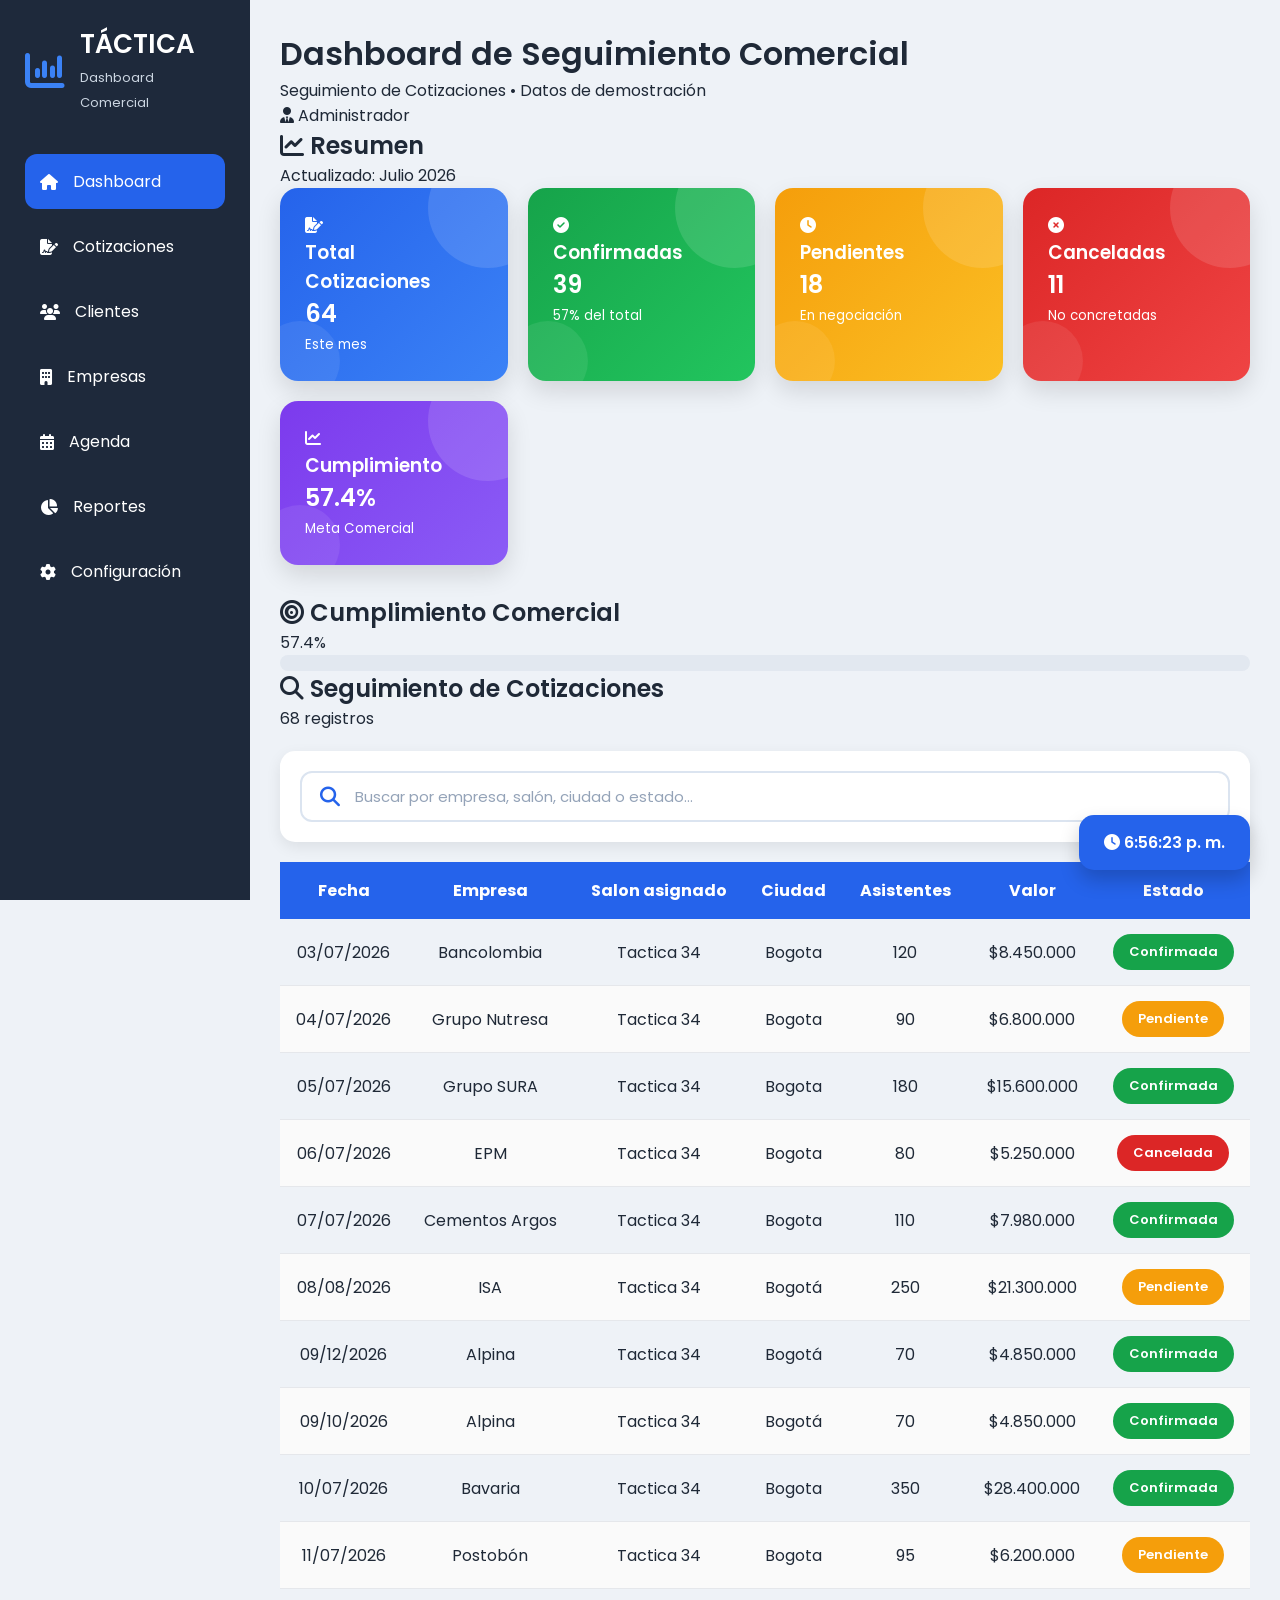
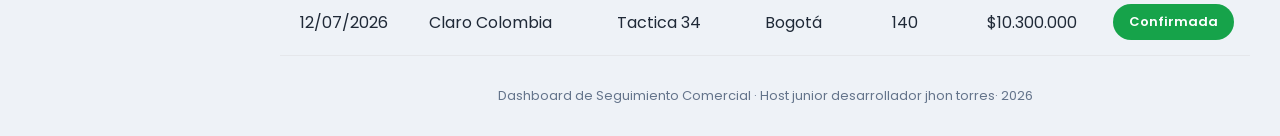
<file: index.html>
<!DOCTYPE html>
<html lang="es">

<head>

<meta charset="UTF-8">
<meta name="viewport" content="width=device-width, initial-scale=1.0">

<title>Dashboard Seguimiento de Cotizaciones</title>

<link rel="stylesheet" href="style.css">

<link rel="preconnect" href="https://fonts.googleapis.com">
<link rel="preconnect" href="https://fonts.gstatic.com" crossorigin>

<link href="https://fonts.googleapis.com/css2?family=Poppins:wght@300;400;500;600;700&display=swap" rel="stylesheet">

<link rel="stylesheet"
href="https://cdnjs.cloudflare.com/ajax/libs/font-awesome/6.7.2/css/all.min.css">

</head>

<body>

<!-- ===========================
MENU LATERAL
============================ -->

<div class="sidebar">

    <div class="logo">

        <i class="fa-solid fa-chart-column"></i>

        <div>

            <h2>TÁCTICA</h2>

            <span>Dashboard Comercial</span>

        </div>

    </div>

    <ul>

        <li class="active">
            <i class="fa-solid fa-house"></i>
            Dashboard
        </li>

        <li>
            <i class="fa-solid fa-file-signature"></i>
            Cotizaciones
        </li>

        <li>
            <i class="fa-solid fa-users"></i>
            Clientes
        </li>

        <li>
            <i class="fa-solid fa-building"></i>
            Empresas
        </li>

        <li>
            <i class="fa-solid fa-calendar-days"></i>
            Agenda
        </li>

        <li>
            <i class="fa-solid fa-chart-pie"></i>
            Reportes
        </li>

        <li>
            <i class="fa-solid fa-gear"></i>
            Configuración
        </li>

    </ul>

</div>

<!-- ===========================
CONTENIDO
============================ -->

<div class="main">

<header>

<div>

<h1>

Dashboard de Seguimiento Comercial

</h1>

<p>

Seguimiento de Cotizaciones • Datos de demostración

</p>

</div>

<div class="perfil">

<i class="fa-solid fa-user-tie"></i>

Administrador

</div>

</header>

<!-- ===========================
RESUMEN
============================ -->

<section class="panel">

<div class="panel-header">

<h2>

<i class="fa-solid fa-chart-line"></i>

Resumen 

</h2>

<span>

Actualizado: Julio 2026

</span>

</div>

<!-- ===========================
KPIs
============================ -->

<div class="cards">

    <div class="card azul">

        <i class="fa-solid fa-file-signature"></i>

        <h3>Total Cotizaciones</h3>

        <h1 id="kpiTotal">68</h1>

        <small>Este mes</small>

    </div>

    <div class="card verde">

        <i class="fa-solid fa-circle-check"></i>

        <h3>Confirmadas</h3>

        <h1 id="kpiConfirmadas">39</h1>

        <small>57% del total</small>

    </div>

    <div class="card naranja">

        <i class="fa-solid fa-clock"></i>

        <h3>Pendientes</h3>

        <h1 id="kpiPendientes">18</h1>

        <small>En negociación</small>

    </div>

    <div class="card rojo">

        <i class="fa-solid fa-circle-xmark"></i>

        <h3>Canceladas</h3>

        <h1 id="kpiCanceladas">11</h1>

        <small>No concretadas</small>

    </div>

    <div class="card morado">

        <i class="fa-solid fa-chart-line"></i>

        <h3>Cumplimiento</h3>

        <h1 id="kpiCumplimiento">57%</h1>

        <small>Meta Comercial</small>

    </div>

</div>

<!-- ===========================
BARRA DE CUMPLIMIENTO
============================ -->

<div class="panel">

    <div class="panel-header">

        <h2>

            <i class="fa-solid fa-bullseye"></i>

            Cumplimiento Comercial

        </h2>

        <span id="porcentajeCumplimiento">

            57%

        </span>

    </div>

    <div class="barra">

        <div class="barra-progreso" id="barraCumplimiento"></div>

    </div>


</div>

<!-- ===========================
BUSCADOR
=========================== -->

<div class="panel">

    <div class="panel-header">

        <h2>
            <i class="fa-solid fa-magnifying-glass"></i>
            Seguimiento de Cotizaciones
        </h2>

        <span id="contador">
            68 registros
        </span>

    </div>

    <div class="busqueda">

        <div class="contenedorBusqueda">

            <i class="fa-solid fa-search"></i>

            <input
                type="text"
                id="buscar"
                placeholder="Buscar por empresa, salón, ciudad o estado...">

        </div>

    </div>

    <!-- ===========================
    TABLA
    =========================== -->

    <div class="tabla-responsive">

        <table id="tabla">

<!-- ===========================
TABLA DE COTIZACIONES
=========================== -->

<div class="tabla-responsive">

<table id="tabla">

<thead>

<tr>

<th>Fecha</th>

<th>Empresa</th>

<th>Salon asignado</th>

<th>Ciudad</th>

<th>Asistentes</th>

<th>Valor</th>

<th>Estado</th>

</tr>

</thead>

<tbody id="tbody">

<tr>

<td>03/07/2026</td>
<td>Bancolombia</td>
<td>Tactica 34 </td>
<td>Bogota</td>
<td>120</td>
<td>$8.450.000</td>
<td><span class="estado confirmada">Confirmada</span></td>

</tr>

<tr>

<td>04/07/2026</td>
<td>Grupo Nutresa</td>
<td>Tactica 34 </td>
<td>Bogota</td>
<td>90</td>
<td>$6.800.000</td>
<td><span class="estado pendiente">Pendiente</span></td>

</tr>

<tr>

<td>05/07/2026</td>
<td>Grupo SURA</td>
<td>Tactica 34 </td>
<td>Bogota</td>
<td>180</td>
<td>$15.600.000</td>
<td><span class="estado confirmada">Confirmada</span></td>

</tr>

<tr>

<td>06/07/2026</td>
<td>EPM</td>
<td>Tactica 34 </td>
<td>Bogota</td>
<td>80</td>
<td>$5.250.000</td>
<td><span class="estado cancelada">Cancelada</span></td>

</tr>

<tr>

<td>07/07/2026</td>
<td>Cementos Argos</td>
<td>Tactica 34 </td>
<td>Bogota</td>
<td>110</td>
<td>$7.980.000</td>
<td><span class="estado confirmada">Confirmada</span></td>

</tr>

<tr>

<td>08/08/2026</td>
<td>ISA</td>
<td>Tactica 34 </td>
<td>Bogotá</td>
<td>250</td>
<td>$21.300.000</td>
<td><span class="estado pendiente">Pendiente</span></td>

</tr>

<tr>

<td>09/12/2026</td>
<td>Alpina</td>
<td>Tactica 34 </td>
<td>Bogotá</td>
<td>70</td>
<td>$4.850.000</td>
<td><span class="estado confirmada">Confirmada</span></td>

</tr>

<tr>

<td>09/10/2026</td>
<td>Alpina</td>
<td>Tactica 34 </td>
<td>Bogotá</td>
<td>70</td>
<td>$4.850.000</td>
<td><span class="estado confirmada">Confirmada</span></td>

</tr>

<tr>

<td>10/07/2026</td>
<td>Bavaria</td>
<td>Tactica 34 </td>
<td>Bogota</td>
<td>350</td>
<td>$28.400.000</td>
<td><span class="estado confirmada">Confirmada</span></td>

</tr>

<tr>

<td>11/07/2026</td>
<td>Postobón</td>
<td>Tactica 34 </td>
<td>Bogota</td>
<td>95</td>
<td>$6.200.000</td>
<td><span class="estado pendiente">Pendiente</span></td>

</tr>

<tr>

<td>12/07/2026</td>
<td>Claro Colombia</td>
<td>Tactica 34 </td>
<td>Bogotá</td>
<td>140</td>
<td>$10.300.000</td>
<td><span class="estado confirmada">Confirmada</span></td>

</tr>

</tbody>

</table>

</div>

</section>

<footer class="footer">

<p>

Dashboard de Seguimiento Comercial · Host junior desarrollador jhon torres· 2026

</p>

</footer>

</div>

<script src="app.js"></script>

</body>

</html>
</file>
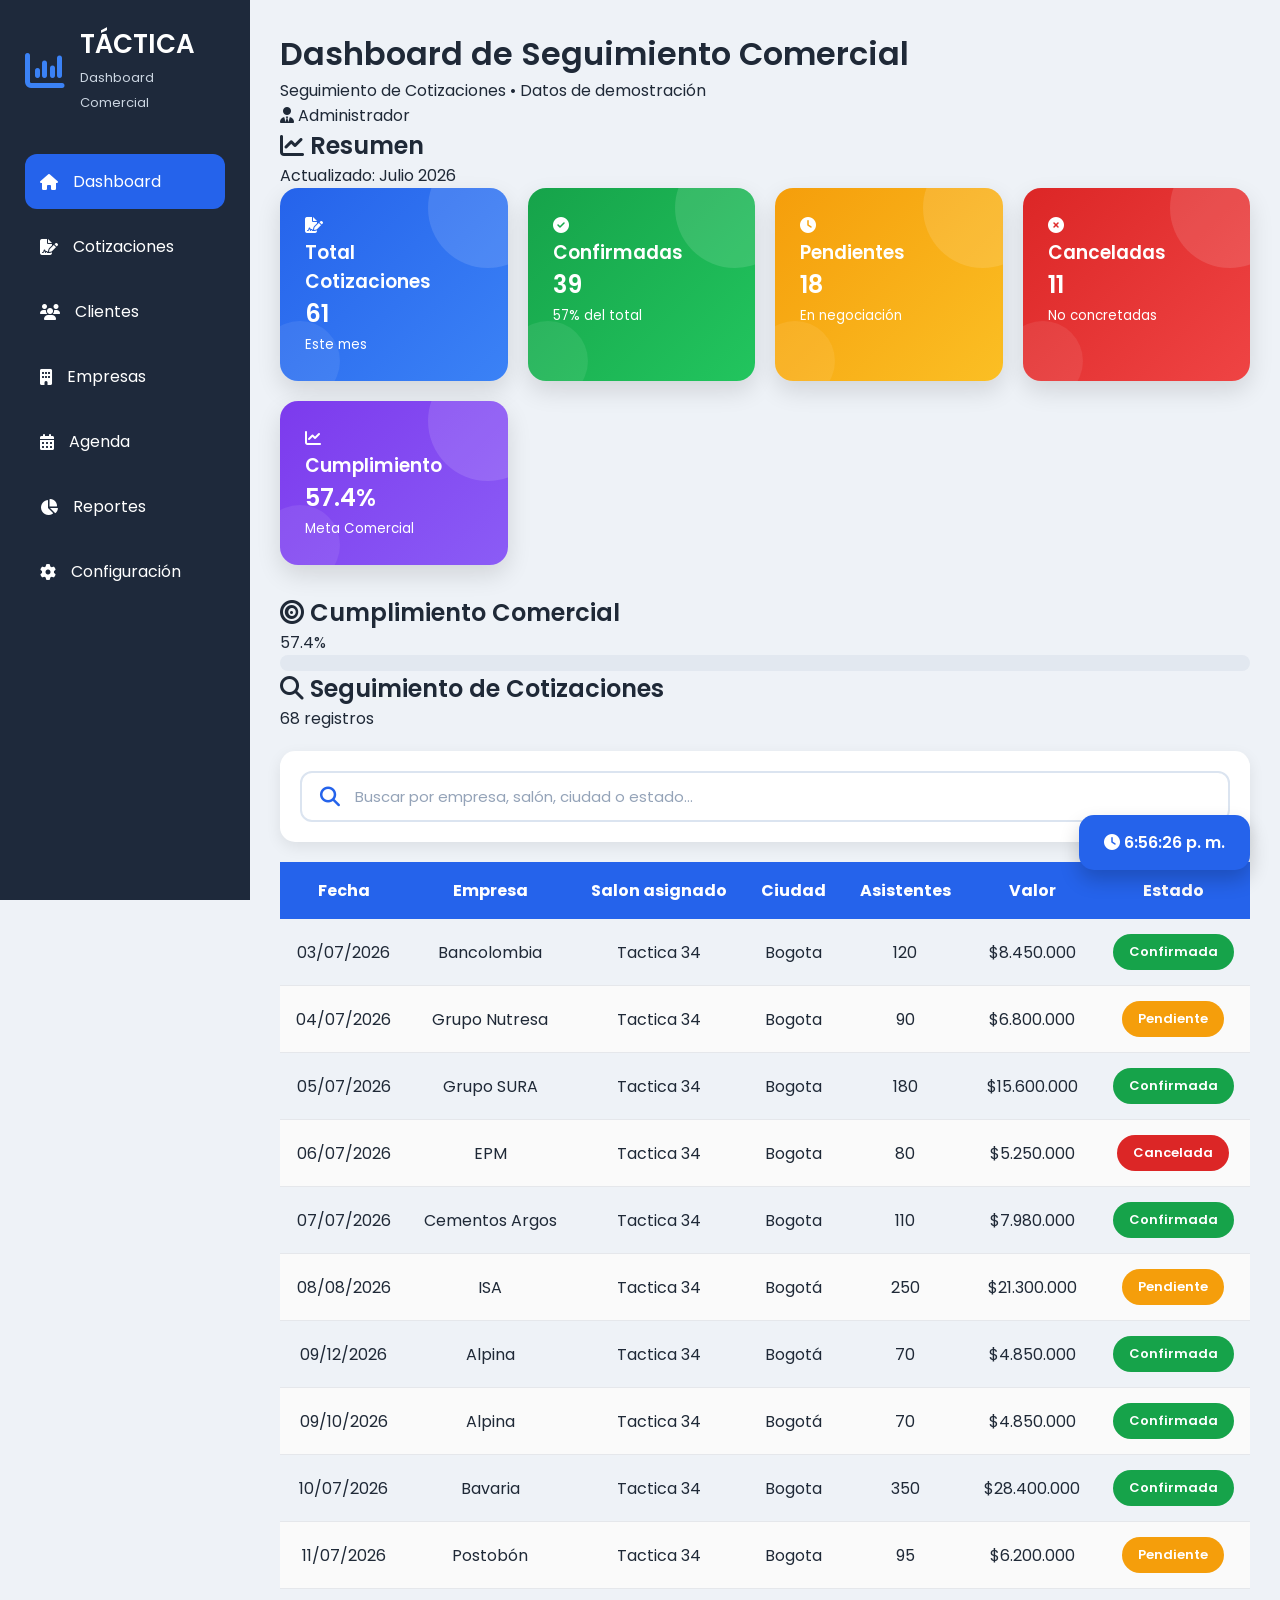
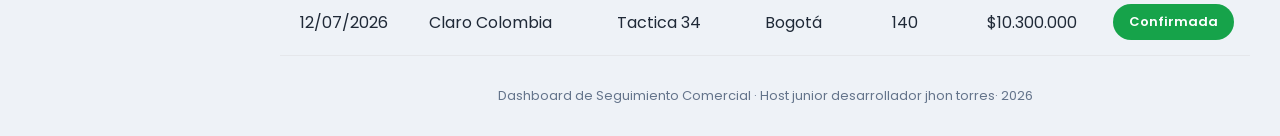
<file: index.html.html>
<!DOCTYPE html>
<html lang="es">

<head>

<meta charset="UTF-8">
<meta name="viewport" content="width=device-width, initial-scale=1.0">

<title>Dashboard Seguimiento de Cotizaciones</title>

<link rel="stylesheet" href="style.css">

<link rel="preconnect" href="https://fonts.googleapis.com">
<link rel="preconnect" href="https://fonts.gstatic.com" crossorigin>

<link href="https://fonts.googleapis.com/css2?family=Poppins:wght@300;400;500;600;700&display=swap" rel="stylesheet">

<link rel="stylesheet"
href="https://cdnjs.cloudflare.com/ajax/libs/font-awesome/6.7.2/css/all.min.css">

</head>

<body>

<!-- ===========================
MENU LATERAL
============================ -->

<div class="sidebar">

    <div class="logo">

        <i class="fa-solid fa-chart-column"></i>

        <div>

            <h2>TÁCTICA</h2>

            <span>Dashboard Comercial</span>

        </div>

    </div>

    <ul>

        <li class="active">
            <i class="fa-solid fa-house"></i>
            Dashboard
        </li>

        <li>
            <i class="fa-solid fa-file-signature"></i>
            Cotizaciones
        </li>

        <li>
            <i class="fa-solid fa-users"></i>
            Clientes
        </li>

        <li>
            <i class="fa-solid fa-building"></i>
            Empresas
        </li>

        <li>
            <i class="fa-solid fa-calendar-days"></i>
            Agenda
        </li>

        <li>
            <i class="fa-solid fa-chart-pie"></i>
            Reportes
        </li>

        <li>
            <i class="fa-solid fa-gear"></i>
            Configuración
        </li>

    </ul>

</div>

<!-- ===========================
CONTENIDO
============================ -->

<div class="main">

<header>

<div>

<h1>

Dashboard de Seguimiento Comercial

</h1>

<p>

Seguimiento de Cotizaciones • Datos de demostración

</p>

</div>

<div class="perfil">

<i class="fa-solid fa-user-tie"></i>

Administrador

</div>

</header>

<!-- ===========================
RESUMEN
============================ -->

<section class="panel">

<div class="panel-header">

<h2>

<i class="fa-solid fa-chart-line"></i>

Resumen 

</h2>

<span>

Actualizado: Julio 2026

</span>

</div>

<!-- ===========================
KPIs
============================ -->

<div class="cards">

    <div class="card azul">

        <i class="fa-solid fa-file-signature"></i>

        <h3>Total Cotizaciones</h3>

        <h1 id="kpiTotal">68</h1>

        <small>Este mes</small>

    </div>

    <div class="card verde">

        <i class="fa-solid fa-circle-check"></i>

        <h3>Confirmadas</h3>

        <h1 id="kpiConfirmadas">39</h1>

        <small>57% del total</small>

    </div>

    <div class="card naranja">

        <i class="fa-solid fa-clock"></i>

        <h3>Pendientes</h3>

        <h1 id="kpiPendientes">18</h1>

        <small>En negociación</small>

    </div>

    <div class="card rojo">

        <i class="fa-solid fa-circle-xmark"></i>

        <h3>Canceladas</h3>

        <h1 id="kpiCanceladas">11</h1>

        <small>No concretadas</small>

    </div>

    <div class="card morado">

        <i class="fa-solid fa-chart-line"></i>

        <h3>Cumplimiento</h3>

        <h1 id="kpiCumplimiento">57%</h1>

        <small>Meta Comercial</small>

    </div>

</div>

<!-- ===========================
BARRA DE CUMPLIMIENTO
============================ -->

<div class="panel">

    <div class="panel-header">

        <h2>

            <i class="fa-solid fa-bullseye"></i>

            Cumplimiento Comercial

        </h2>

        <span id="porcentajeCumplimiento">

            57%

        </span>

    </div>

    <div class="barra">

        <div class="barra-progreso" id="barraCumplimiento"></div>

    </div>


</div>

<!-- ===========================
BUSCADOR
=========================== -->

<div class="panel">

    <div class="panel-header">

        <h2>
            <i class="fa-solid fa-magnifying-glass"></i>
            Seguimiento de Cotizaciones
        </h2>

        <span id="contador">
            68 registros
        </span>

    </div>

    <div class="busqueda">

        <div class="contenedorBusqueda">

            <i class="fa-solid fa-search"></i>

            <input
                type="text"
                id="buscar"
                placeholder="Buscar por empresa, salón, ciudad o estado...">

        </div>

    </div>

    <!-- ===========================
    TABLA
    =========================== -->

    <div class="tabla-responsive">

        <table id="tabla">

<!-- ===========================
TABLA DE COTIZACIONES
=========================== -->

<div class="tabla-responsive">

<table id="tabla">

<thead>

<tr>

<th>Fecha</th>

<th>Empresa</th>

<th>Salon asignado</th>

<th>Ciudad</th>

<th>Asistentes</th>

<th>Valor</th>

<th>Estado</th>

</tr>

</thead>

<tbody id="tbody">

<tr>

<td>03/07/2026</td>
<td>Bancolombia</td>
<td>Tactica 34 </td>
<td>Bogota</td>
<td>120</td>
<td>$8.450.000</td>
<td><span class="estado confirmada">Confirmada</span></td>

</tr>

<tr>

<td>04/07/2026</td>
<td>Grupo Nutresa</td>
<td>Tactica 34 </td>
<td>Bogota</td>
<td>90</td>
<td>$6.800.000</td>
<td><span class="estado pendiente">Pendiente</span></td>

</tr>

<tr>

<td>05/07/2026</td>
<td>Grupo SURA</td>
<td>Tactica 34 </td>
<td>Bogota</td>
<td>180</td>
<td>$15.600.000</td>
<td><span class="estado confirmada">Confirmada</span></td>

</tr>

<tr>

<td>06/07/2026</td>
<td>EPM</td>
<td>Tactica 34 </td>
<td>Bogota</td>
<td>80</td>
<td>$5.250.000</td>
<td><span class="estado cancelada">Cancelada</span></td>

</tr>

<tr>

<td>07/07/2026</td>
<td>Cementos Argos</td>
<td>Tactica 34 </td>
<td>Bogota</td>
<td>110</td>
<td>$7.980.000</td>
<td><span class="estado confirmada">Confirmada</span></td>

</tr>

<tr>

<td>08/08/2026</td>
<td>ISA</td>
<td>Tactica 34 </td>
<td>Bogotá</td>
<td>250</td>
<td>$21.300.000</td>
<td><span class="estado pendiente">Pendiente</span></td>

</tr>

<tr>

<td>09/12/2026</td>
<td>Alpina</td>
<td>Tactica 34 </td>
<td>Bogotá</td>
<td>70</td>
<td>$4.850.000</td>
<td><span class="estado confirmada">Confirmada</span></td>

</tr>

<tr>

<td>09/10/2026</td>
<td>Alpina</td>
<td>Tactica 34 </td>
<td>Bogotá</td>
<td>70</td>
<td>$4.850.000</td>
<td><span class="estado confirmada">Confirmada</span></td>

</tr>

<tr>

<td>10/07/2026</td>
<td>Bavaria</td>
<td>Tactica 34 </td>
<td>Bogota</td>
<td>350</td>
<td>$28.400.000</td>
<td><span class="estado confirmada">Confirmada</span></td>

</tr>

<tr>

<td>11/07/2026</td>
<td>Postobón</td>
<td>Tactica 34 </td>
<td>Bogota</td>
<td>95</td>
<td>$6.200.000</td>
<td><span class="estado pendiente">Pendiente</span></td>

</tr>

<tr>

<td>12/07/2026</td>
<td>Claro Colombia</td>
<td>Tactica 34 </td>
<td>Bogotá</td>
<td>140</td>
<td>$10.300.000</td>
<td><span class="estado confirmada">Confirmada</span></td>

</tr>

</tbody>

</table>

</div>

</section>

<footer class="footer">

<p>

Dashboard de Seguimiento Comercial · Host junior desarrollador jhon torres· 2026

</p>

</footer>

</div>

<script src="app.js"></script>

</body>

</html>
</file>
<file: style.css>
/*====================================================
RESET
====================================================*/

*{
    margin:0;
    padding:0;
    box-sizing:border-box;
    font-family:'Poppins',sans-serif;
}

html{
    scroll-behavior:smooth;
}

body{
    background:#eef2f7;
    display:flex;
    color:#1f2937;
}

/*====================================================
SIDEBAR
====================================================*/

.sidebar{

    width:250px;
    height:100vh;

    position:fixed;
    left:0;
    top:0;

    background:#1e293b;

    color:#fff;

    padding:25px;

    overflow:auto;

}

.logo{

    display:flex;

    align-items:center;

    gap:15px;

    margin-bottom:40px;

}

.logo i{

    font-size:40px;

    color:#3b82f6;

}

.logo h2{

    font-size:26px;

}

.logo span{

    font-size:13px;

    color:#cbd5e1;

}

.sidebar ul{

    list-style:none;

}

.sidebar li{

    padding:15px;

    margin-bottom:10px;

    border-radius:12px;

    cursor:pointer;

    transition:.30s;

    display:flex;

    gap:15px;

    align-items:center;

}

.sidebar li:hover{

    background:#2563eb;

}

.sidebar .active{

    background:#2563eb;

}

/*====================================================
CONTENIDO PRINCIPAL
====================================================*/

.main{

    margin-left:250px;

    width:calc(100% - 250px);

    padding:30px;

}

.header{

    display:flex;

    justify-content:space-between;

    align-items:center;

    margin-bottom:30px;

}

.header h1{

    font-size:30px;

    color:#1e293b;

}

.header p{

    margin-top:5px;

    color:#64748b;

}

.usuario{

    background:#fff;

    padding:12px 20px;

    border-radius:15px;

    box-shadow:0 8px 20px rgba(0,0,0,.08);

    display:flex;

    align-items:center;

    gap:10px;

    font-weight:600;

}

.usuario i{

    color:#2563eb;

}

/*====================================================
KPIs
====================================================*/

.cards{

    display:grid;

    grid-template-columns:repeat(auto-fit,minmax(220px,1fr));

    gap:20px;

    margin-bottom:30px;

}

.card{

    color:#fff;

    padding:25px;

    border-radius:18px;

    box-shadow:0 10px 25px rgba(0,0,0,.12);

    transition:.3s;

    cursor:pointer;

}

.card:hover{

    transform:translateY(-6px);

}

.card span{

    font-size:15px;

    opacity:.9;

}

.card h2{

    margin-top:15px;

    font-size:34px;

    font-weight:700;

}

/*====================================================
COLORES
====================================================*/

.azul{

    background:linear-gradient(135deg,#2563eb,#3b82f6);

}

.verde{

    background:linear-gradient(135deg,#16a34a,#22c55e);

}

.naranja{

    background:linear-gradient(135deg,#f59e0b,#fbbf24);

}

.rojo{

    background:linear-gradient(135deg,#dc2626,#ef4444);

}

.morado{

    background:linear-gradient(135deg,#7c3aed,#8b5cf6);

}

.celeste{

    background:linear-gradient(135deg,#0891b2,#06b6d4);

}

/*====================================================
BARRA DE CUMPLIMIENTO
====================================================*/

.cumplimiento{

    background:#ffffff;

    padding:25px;

    border-radius:18px;

    margin-bottom:25px;

    box-shadow:0 8px 20px rgba(0,0,0,.08);

}

.tituloBarra{

    display:flex;

    justify-content:space-between;

    align-items:center;

    margin-bottom:15px;

    font-weight:600;

    color:#334155;

}

.barra{

    width:100%;

    height:16px;

    background:#e2e8f0;

    border-radius:20px;

    overflow:hidden;

}

.progreso{

    width:0%;

    height:100%;

    background:linear-gradient(90deg,#22c55e,#16a34a);

    border-radius:20px;

    transition:width .8s ease;

}

/*====================================================
BUSCADOR
====================================================*/

.busqueda{

    width:100%;

    background:#ffffff;

    padding:20px;

    margin:20px 0;

    border-radius:15px;

    box-shadow:0 5px 15px rgba(0,0,0,.08);

}

.busqueda .contenedorBusqueda{

    display:flex;

    align-items:center;

    gap:15px;

    border:2px solid #dbe4f0;

    border-radius:12px;

    padding:12px 18px;

    transition:.3s;

    background:#fff;

}

.busqueda .contenedorBusqueda:focus-within{

    border-color:#2563eb;

    box-shadow:0 0 0 4px rgba(37,99,235,.15);

}

.busqueda i{

    font-size:20px;

    color:#2563eb;

}

.busqueda input{

    width:100%;

    border:none;

    outline:none;

    background:transparent;

    font-size:15px;

    color:#334155;

}

.busqueda input::placeholder{

    color:#94a3b8;

}

.busqueda h3{

    margin-bottom:15px;

    color:#1e293b;

    font-size:22px;

}

.busqueda small{

    display:block;

    margin-top:10px;

    color:#64748b;

}
/*====================================================
TABLA
====================================================*/

.tabla{

    background:#ffffff;

    border-radius:18px;

    padding:25px;

    box-shadow:0 8px 20px rgba(0,0,0,.08);

}

.tituloTabla{

    display:flex;

    justify-content:space-between;

    align-items:center;

    margin-bottom:20px;

}

.tituloTabla h2{

    color:#1e293b;

}

#fechaActual{

    color:#64748b;

    font-size:14px;

}

table{

    width:100%;

    border-collapse:collapse;

}

thead{

    background:#2563eb;

    color:white;

}

th{

    padding:16px;

    text-align:center;

}

td{

    padding:15px;

    text-align:center;

    border-bottom:1px solid #e5e7eb;

}

tbody tr{

    transition:.25s;

}

tbody tr:hover{

    background:#f8fafc;

}

/*====================================================
ESTADOS
====================================================*/

.estado{

    display:inline-block;

    padding:8px 16px;

    border-radius:30px;

    color:white;

    font-size:13px;

    font-weight:600;

}

.confirmada{

    background:#16a34a;

}

.pendiente{

    background:#f59e0b;

}

.cancelada{

    background:#dc2626;

}

/*====================================================
ANIMACIONES
====================================================*/

@keyframes aparecer{

    from{

        opacity:0;

        transform:translateY(20px);

    }

    to{

        opacity:1;

        transform:translateY(0);

    }

}

.card,
.cumplimiento,
.busqueda,
.tabla{

    animation:aparecer .7s ease;

}

/*====================================================
SCROLL PERSONALIZADO
====================================================*/

::-webkit-scrollbar{

    width:10px;

    height:10px;

}

::-webkit-scrollbar-track{

    background:#e2e8f0;

}

::-webkit-scrollbar-thumb{

    background:#3b82f6;

    border-radius:20px;

}

::-webkit-scrollbar-thumb:hover{

    background:#2563eb;

}

/*====================================================
EFECTOS
====================================================*/

table tbody tr{

    transition:.25s;

}

table tbody tr:hover{

    transform:scale(1.01);

    box-shadow:0 5px 12px rgba(0,0,0,.08);

}

.card{

    position:relative;

    overflow:hidden;

}

.card::after{

    content:"";

    position:absolute;

    width:120px;

    height:120px;

    background:rgba(255,255,255,.12);

    border-radius:50%;

    top:-40px;

    right:-40px;

}

.card::before{

    content:"";

    position:absolute;

    width:80px;

    height:80px;

    background:rgba(255,255,255,.08);

    border-radius:50%;

    bottom:-20px;

    left:-20px;

}

/*====================================================
RESPONSIVE
====================================================*/

@media(max-width:1100px){

.main{

    margin-left:90px;

    width:calc(100% - 90px);

}

.sidebar{

    width:90px;

}

.logo h2,
.logo span{

    display:none;

}

.sidebar li{

    justify-content:center;

    font-size:0;

}

.sidebar li i{

    font-size:20px;

}

}

@media(max-width:768px){

.header{

    flex-direction:column;

    align-items:flex-start;

    gap:20px;

}

.cards{

    grid-template-columns:1fr;

}

.tituloTabla{

    flex-direction:column;

    align-items:flex-start;

    gap:10px;

}

.table{

    overflow:auto;

}

table{

    min-width:900px;

}

}

@media(max-width:480px){

.main{

    padding:15px;

}

.header h1{

    font-size:24px;

}

.card h2{

    font-size:28px;

}

.busqueda{

    padding:12px;

}

}

/*====================================================
EFECTO PARA LA BARRA DE CUMPLIMIENTO
====================================================*/

.progreso{

    position:relative;

    overflow:hidden;

}

.progreso::after{

    content:"";

    position:absolute;

    top:0;

    left:-40%;

    width:40%;

    height:100%;

    background:rgba(255,255,255,.35);

    transform:skewX(-25deg);

    animation:brillo 2.5s infinite;

}

@keyframes brillo{

    0%{

        left:-40%;

    }

    100%{

        left:120%;

    }

}

/*====================================================
SOMBRA PARA LOS KPI
====================================================*/

.card:hover{

    box-shadow:0 20px 40px rgba(0,0,0,.18);

}

/*====================================================
TABLA
====================================================*/

tbody tr:nth-child(even){

    background:#fafafa;

}

tbody tr:hover{

    background:#e8f1ff;

}

/*====================================================
INPUT
====================================================*/

.busqueda input::placeholder{

    color:#94a3b8;

}

/*====================================================
TÍTULOS
====================================================*/

h1,h2,h3{

    font-weight:600;

}

/*====================================================
TRANSICIONES
====================================================*/

*{

    transition:background .2s,color .2s,border .2s;

}

/*====================================================
FOOTER
====================================================*/

.footer{

    text-align:center;

    margin-top:30px;

    color:#64748b;

    font-size:13px;

}

/*====================================================
FIN DEL CSS
====================================================*/
</file>
